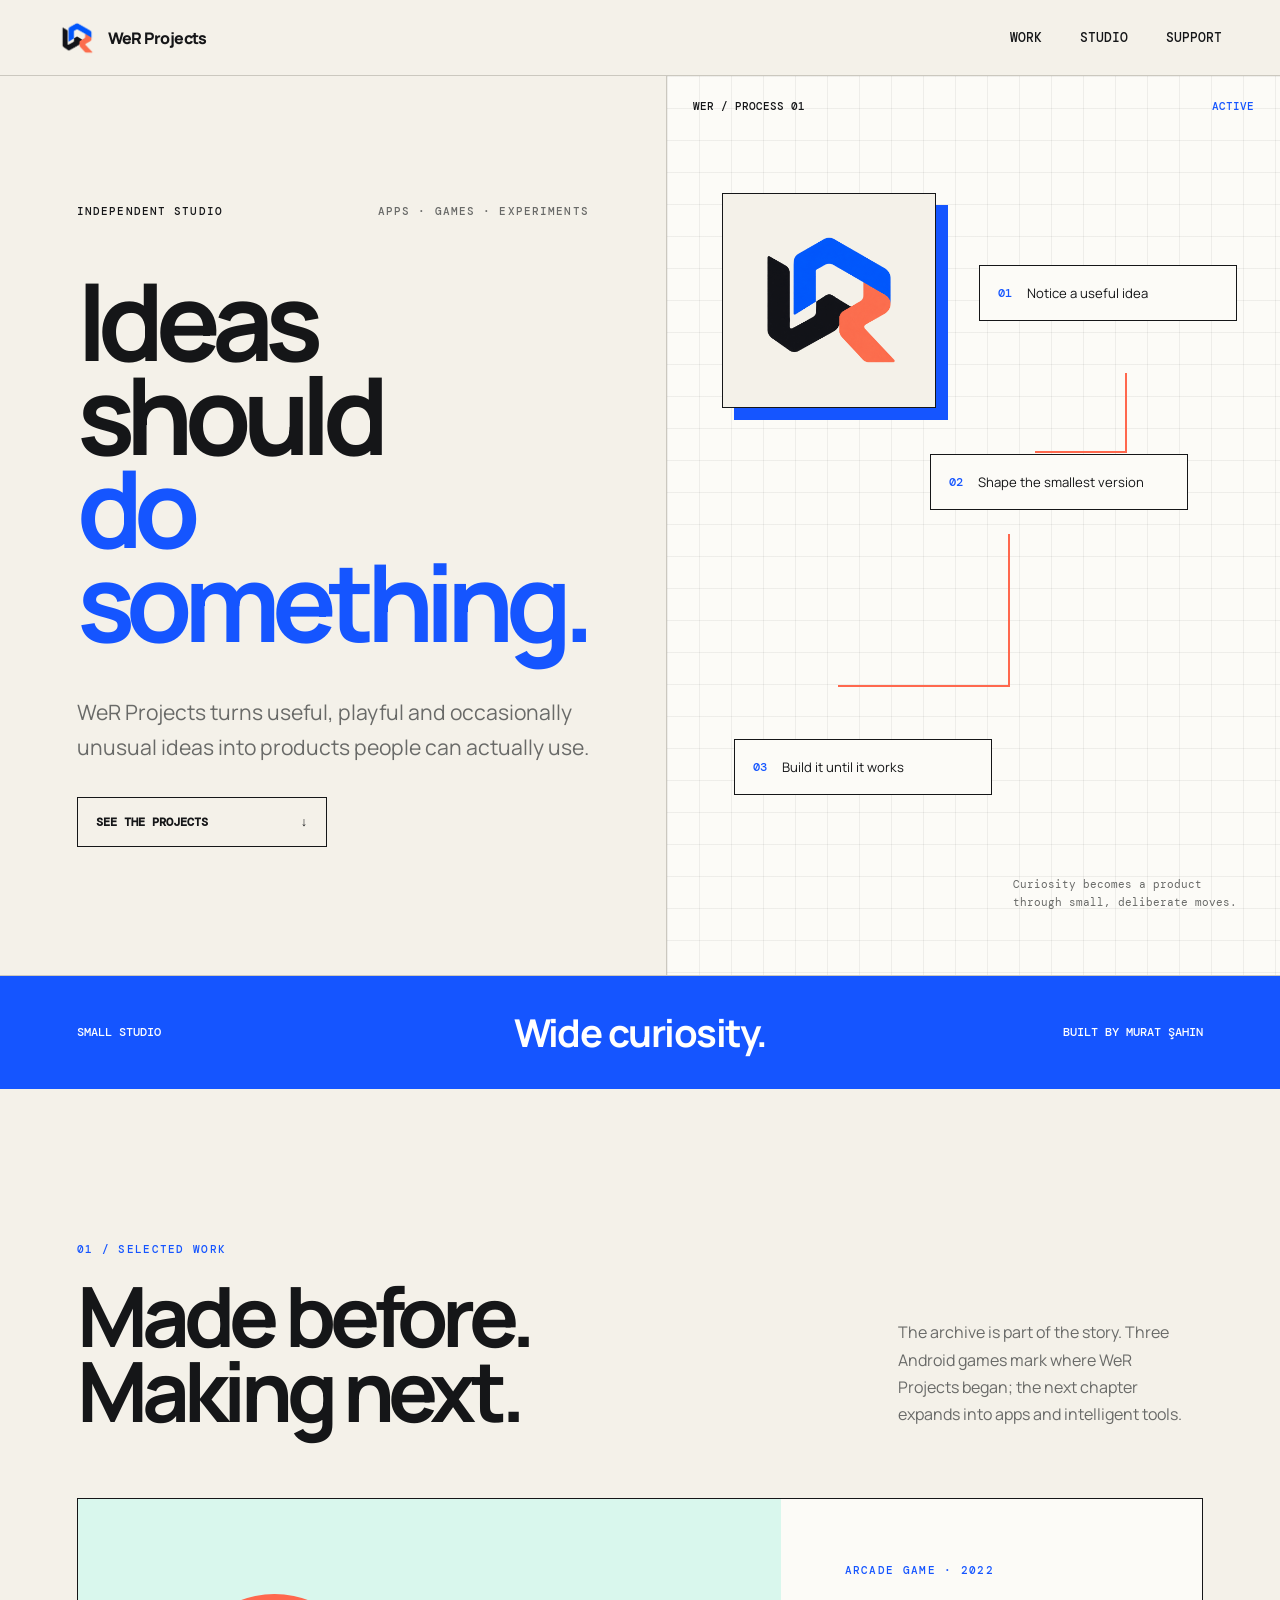
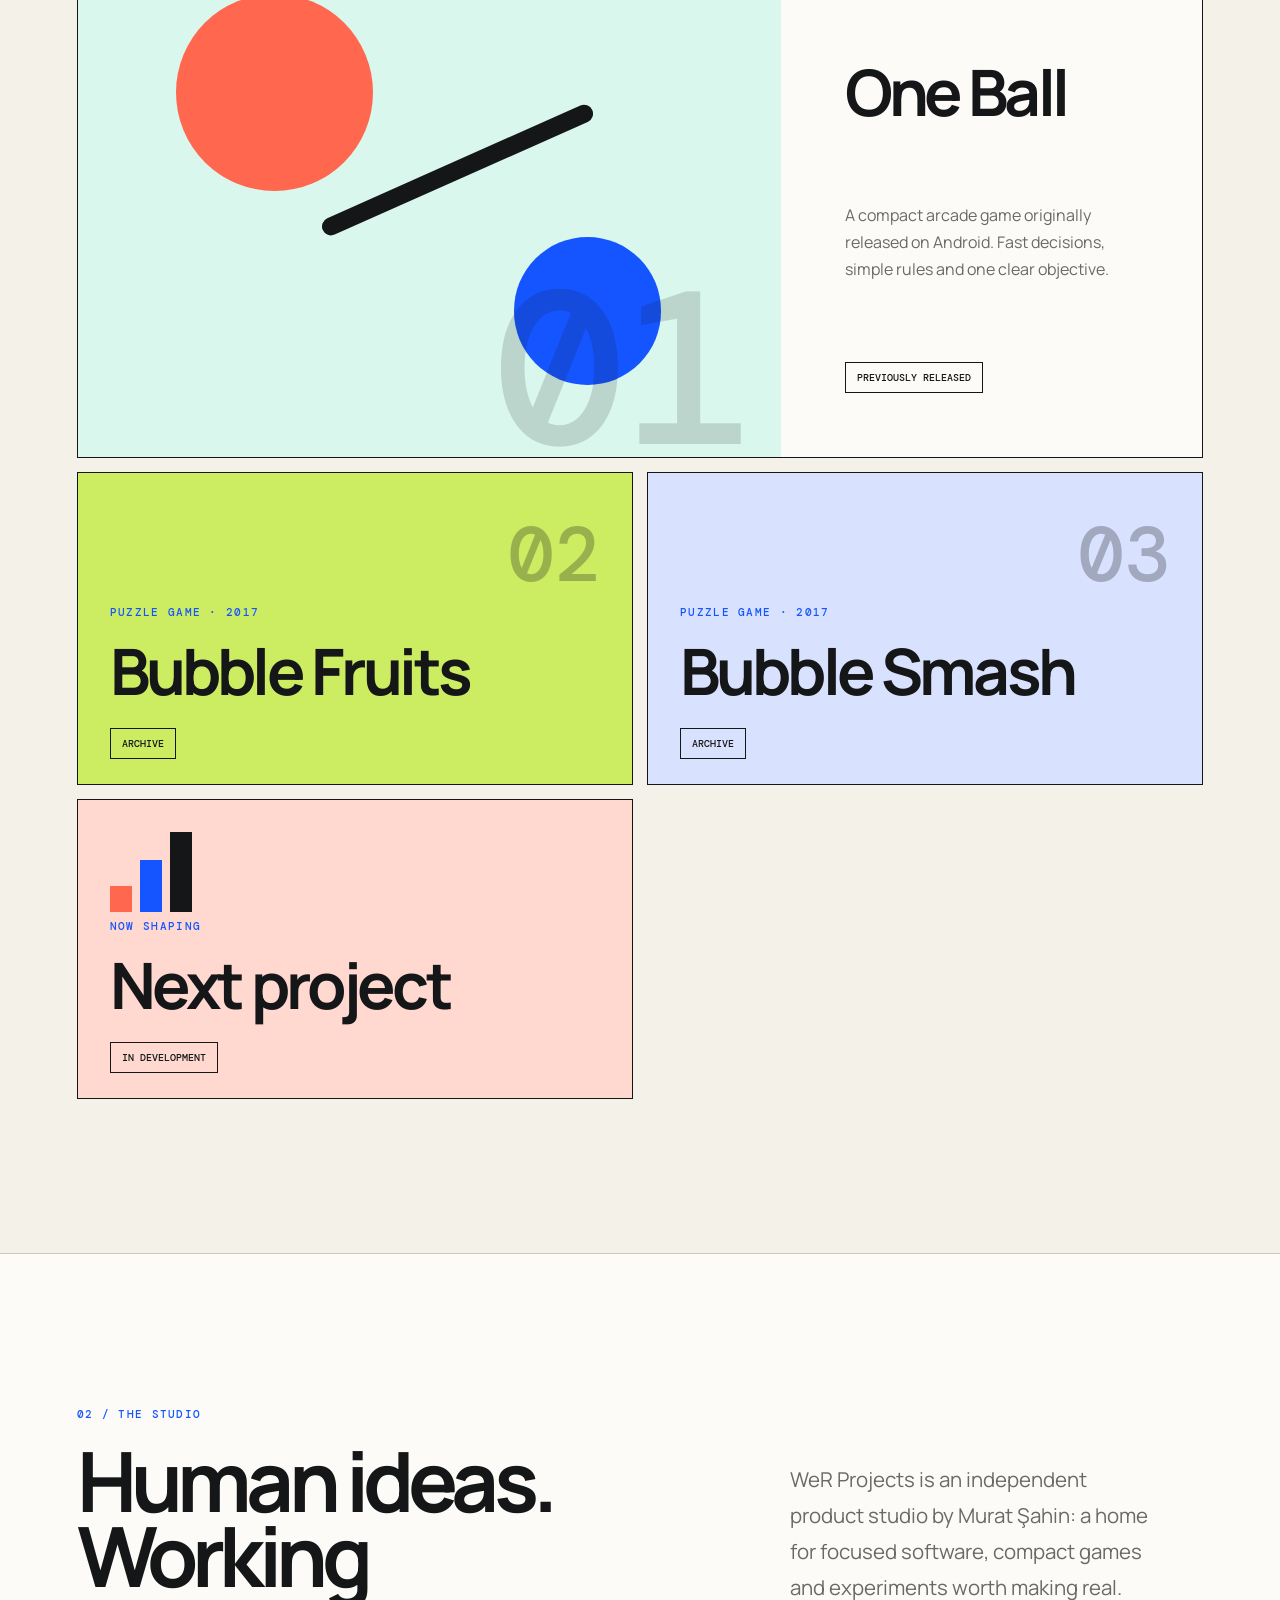
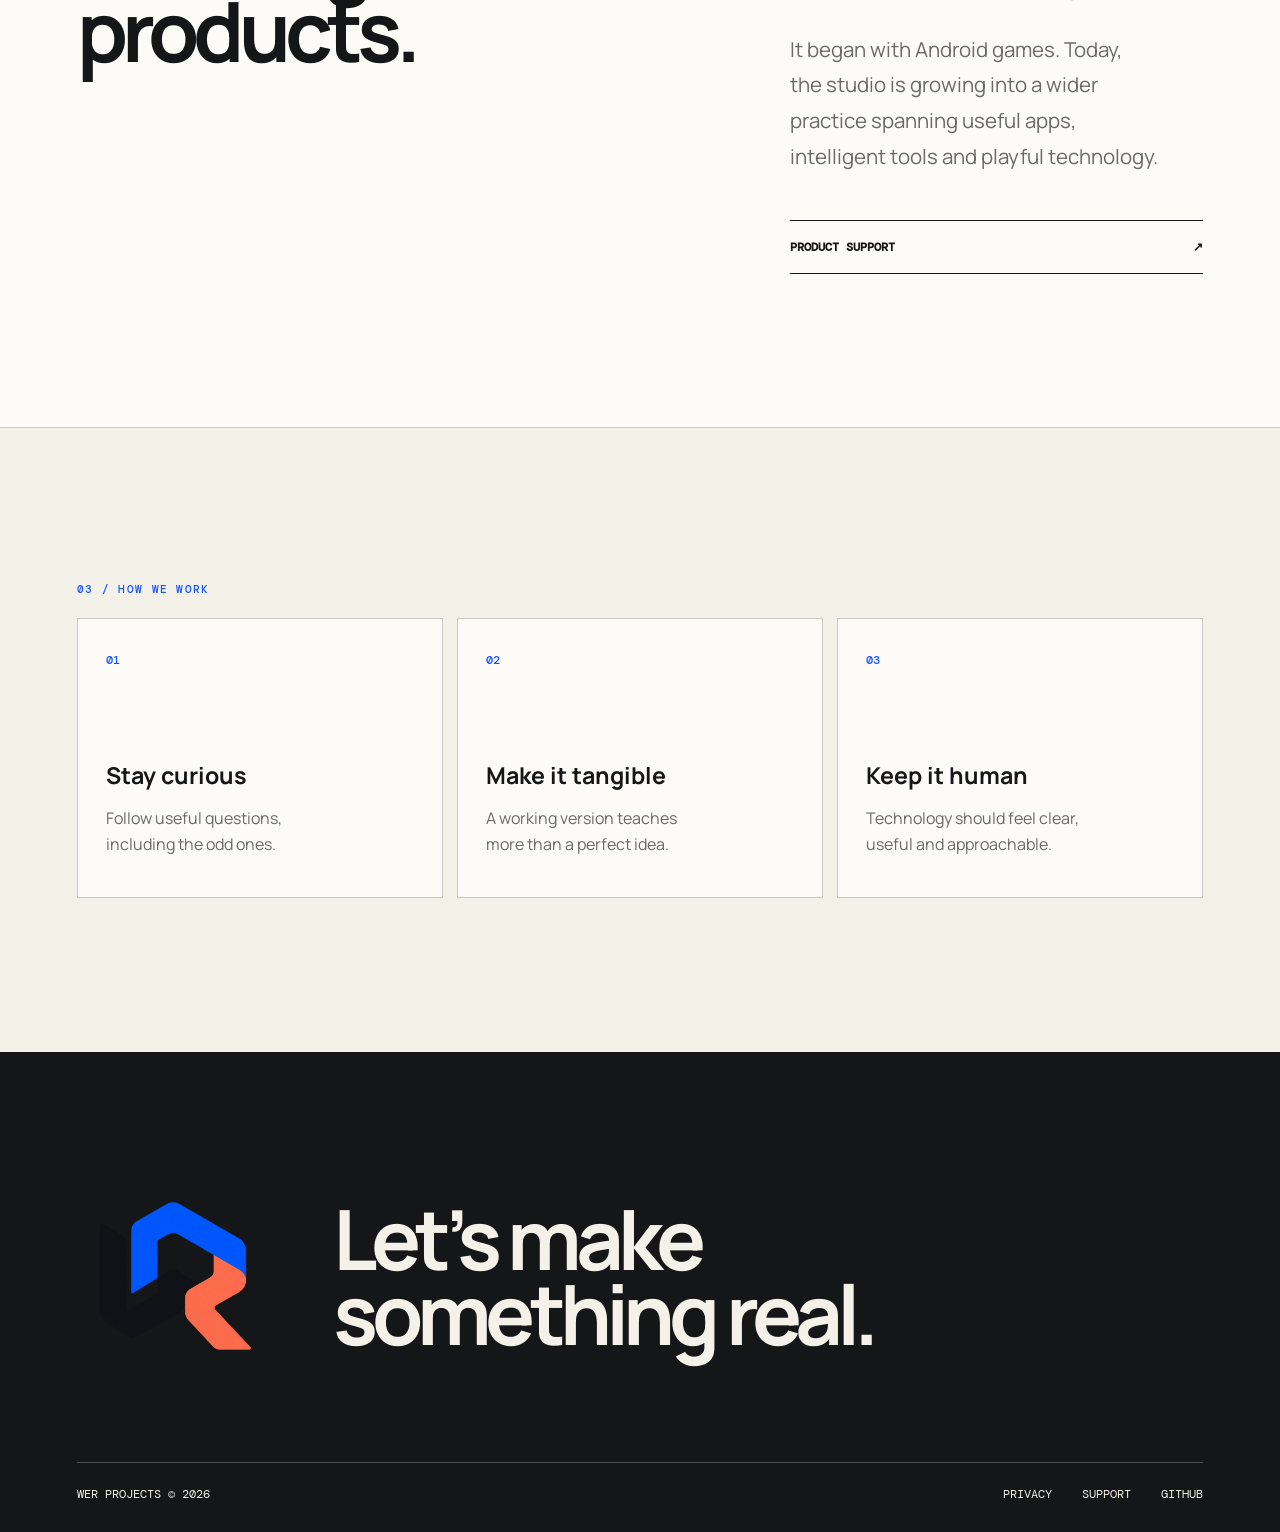
<file: index.html>
<!doctype html>
<html lang="en">
  <head>
    <meta charset="UTF-8" />
    <meta name="viewport" content="width=device-width, initial-scale=1.0" />
    <meta name="description" content="WeR Projects builds independent apps, games and experimental products." />
    <title>WeR Projects — Independent Product Studio</title>
    <link rel="icon" href="assets/wer-symbol.png" />
    <link rel="stylesheet" href="styles.css" />
  </head>
  <body>
    <header class="site-header">
      <a class="brand" href="#top" aria-label="WeR Projects home">
        <img src="assets/wer-symbol.png" alt="" />
        <span>WeR Projects</span>
      </a>
      <nav aria-label="Main navigation">
        <a href="#work">Work</a><a href="#studio">Studio</a><a href="support.html">Support</a>
      </nav>
    </header>

    <main id="top">
      <section class="hero">
        <div class="hero-copy">
          <p class="kicker"><span>Independent studio</span><span>Apps · Games · Experiments</span></p>
          <h1>Ideas should<br /><em>do something.</em></h1>
          <p class="hero-intro">WeR Projects turns useful, playful and occasionally unusual ideas into products people can actually use.</p>
          <a class="button" href="#work">See the projects <span aria-hidden="true">↓</span></a>
        </div>
        <div class="making-board" aria-label="From idea to product">
          <div class="board-top"><span>WER / PROCESS 01</span><span>ACTIVE</span></div>
          <div class="mark-stage"><img src="assets/wer-symbol.png" alt="WeR Projects symbol" /></div>
          <div class="process-step step-one"><b>01</b><span>Notice a useful idea</span></div>
          <div class="process-step step-two"><b>02</b><span>Shape the smallest version</span></div>
          <div class="process-step step-three"><b>03</b><span>Build it until it works</span></div>
          <div class="connector c-one" aria-hidden="true"></div><div class="connector c-two" aria-hidden="true"></div>
          <p class="board-note">Curiosity becomes a product<br />through small, deliberate moves.</p>
        </div>
      </section>

      <section class="statement" aria-label="Studio statement">
        <p>Small studio</p><strong>Wide curiosity.</strong><span>Built by Murat Şahin</span>
      </section>

      <section class="work" id="work">
        <div class="section-head"><div><p class="label">01 / Selected work</p><h2>Made before.<br />Making next.</h2></div><p>The archive is part of the story. Three Android games mark where WeR Projects began; the next chapter expands into apps and intelligent tools.</p></div>
        <div class="projects">
          <article class="project project-main">
            <div class="project-art one-ball-art" aria-hidden="true"><div class="red-disc"></div><div class="blue-disc"></div><div class="route"></div><span>01</span></div>
            <div class="project-copy"><p class="label">Arcade game · 2022</p><h3>One Ball</h3><p>A compact arcade game originally released on Android. Fast decisions, simple rules and one clear objective.</p><span class="tag">Previously released</span></div>
          </article>
          <article class="project project-small lime-card"><span class="project-index">02</span><div><p class="label">Puzzle game · 2017</p><h3>Bubble Fruits</h3><span class="tag">Archive</span></div></article>
          <article class="project project-small blue-card"><span class="project-index">03</span><div><p class="label">Puzzle game · 2017</p><h3>Bubble Smash</h3><span class="tag">Archive</span></div></article>
          <article class="project project-small coral-card"><div class="building-mark"><i></i><i></i><i></i></div><div><p class="label">Now shaping</p><h3>Next project</h3><span class="tag">In development</span></div></article>
        </div>
      </section>

      <section class="studio" id="studio">
        <div class="studio-title"><p class="label">02 / The studio</p><h2>Human ideas.<br />Working products.</h2></div>
        <div class="studio-copy"><p>WeR Projects is an independent product studio by Murat Şahin: a home for focused software, compact games and experiments worth making real.</p><p>It began with Android games. Today, the studio is growing into a wider practice spanning useful apps, intelligent tools and playful technology.</p><a href="support.html">Product support <span aria-hidden="true">↗</span></a></div>
      </section>

      <section class="principles">
        <p class="label">03 / How we work</p>
        <div class="principle-grid"><article><span>01</span><h3>Stay curious</h3><p>Follow useful questions, including the odd ones.</p></article><article><span>02</span><h3>Make it tangible</h3><p>A working version teaches more than a perfect idea.</p></article><article><span>03</span><h3>Keep it human</h3><p>Technology should feel clear, useful and approachable.</p></article></div>
      </section>
    </main>

    <footer><div class="footer-lead"><img src="assets/wer-symbol.png" alt="" /><h2>Let’s make<br />something real.</h2></div><div class="footer-base"><span>WeR Projects © <span id="year"></span></span><div><a href="privacy.html">Privacy</a><a href="support.html">Support</a><a href="https://github.com/Murat-Shn">GitHub</a></div></div></footer>
    <script src="script.js"></script>
  </body>
</html>
</file>
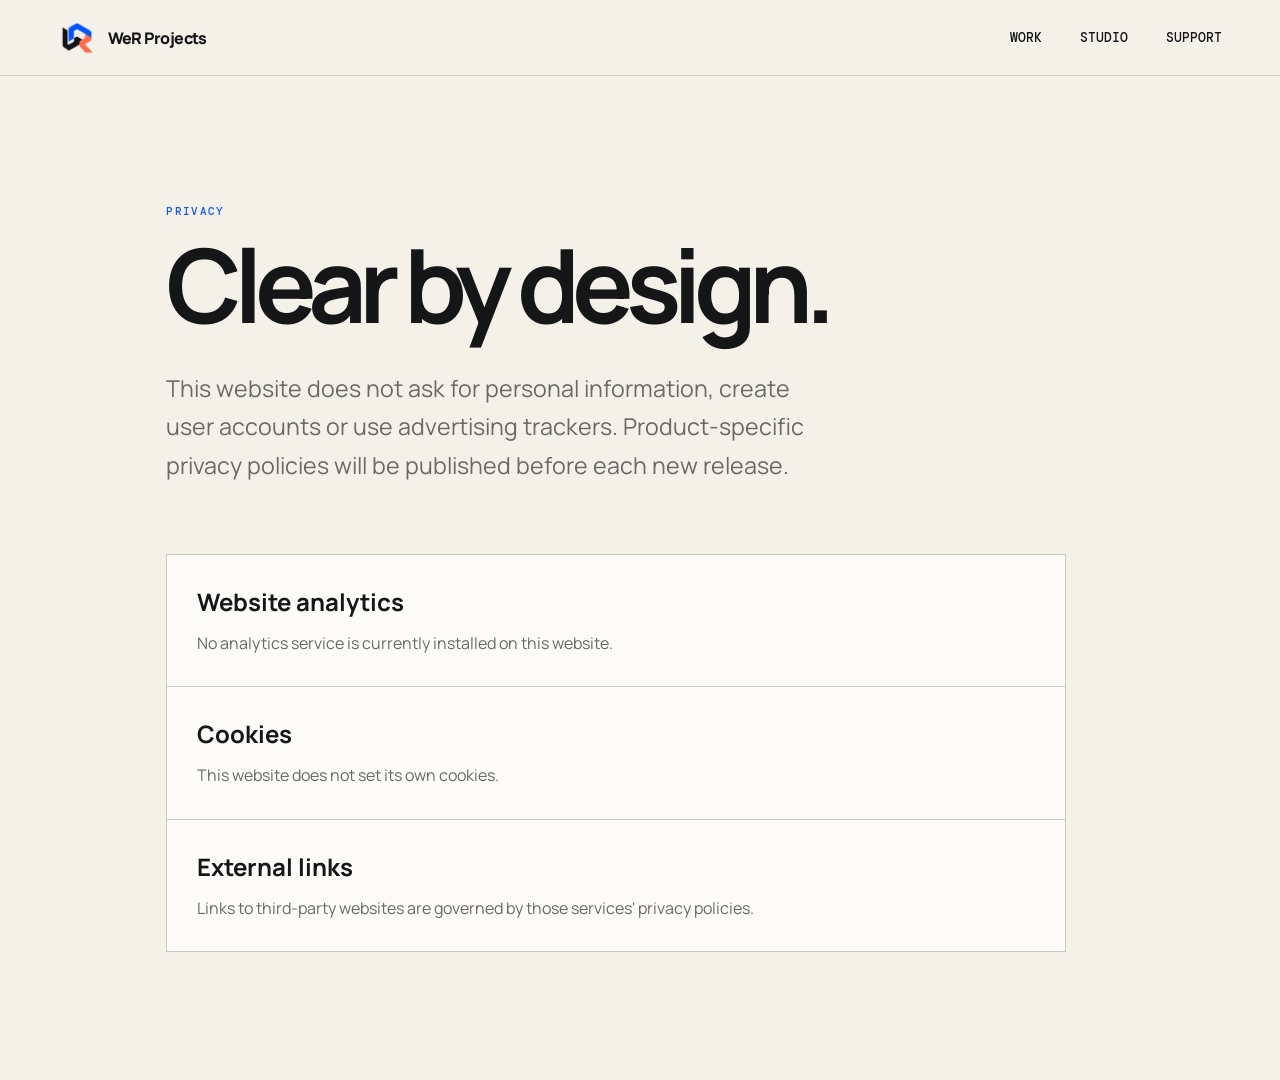
<file: privacy.html>
<!doctype html>
<html lang="en">
  <head>
    <meta charset="UTF-8" />
    <meta name="viewport" content="width=device-width, initial-scale=1" />
    <meta name="description" content="Privacy information for WeR Projects." />
    <title>Privacy — WeR Projects</title>
    <link rel="icon" href="assets/wer-symbol.png" />
    <link rel="stylesheet" href="styles.css" />
  </head>
  <body>
    <header class="site-header">
      <a class="brand" href="index.html"><img src="assets/wer-symbol.png" alt="" /><span>WeR Projects</span></a>
      <nav><a href="index.html#work">Work</a><a href="index.html#studio">Studio</a><a href="support.html">Support</a></nav>
    </header>
    <main class="page-shell">
      <p class="label">Privacy</p><h1>Clear by design.</h1>
      <p class="lead">This website does not ask for personal information, create user accounts or use advertising trackers. Product-specific privacy policies will be published before each new release.</p>
      <div class="info-list">
        <section class="info-row"><h2>Website analytics</h2><p>No analytics service is currently installed on this website.</p></section>
        <section class="info-row"><h2>Cookies</h2><p>This website does not set its own cookies.</p></section>
        <section class="info-row"><h2>External links</h2><p>Links to third-party websites are governed by those services' privacy policies.</p></section>
      </div>
    </main>
  </body>
</html>
</file>
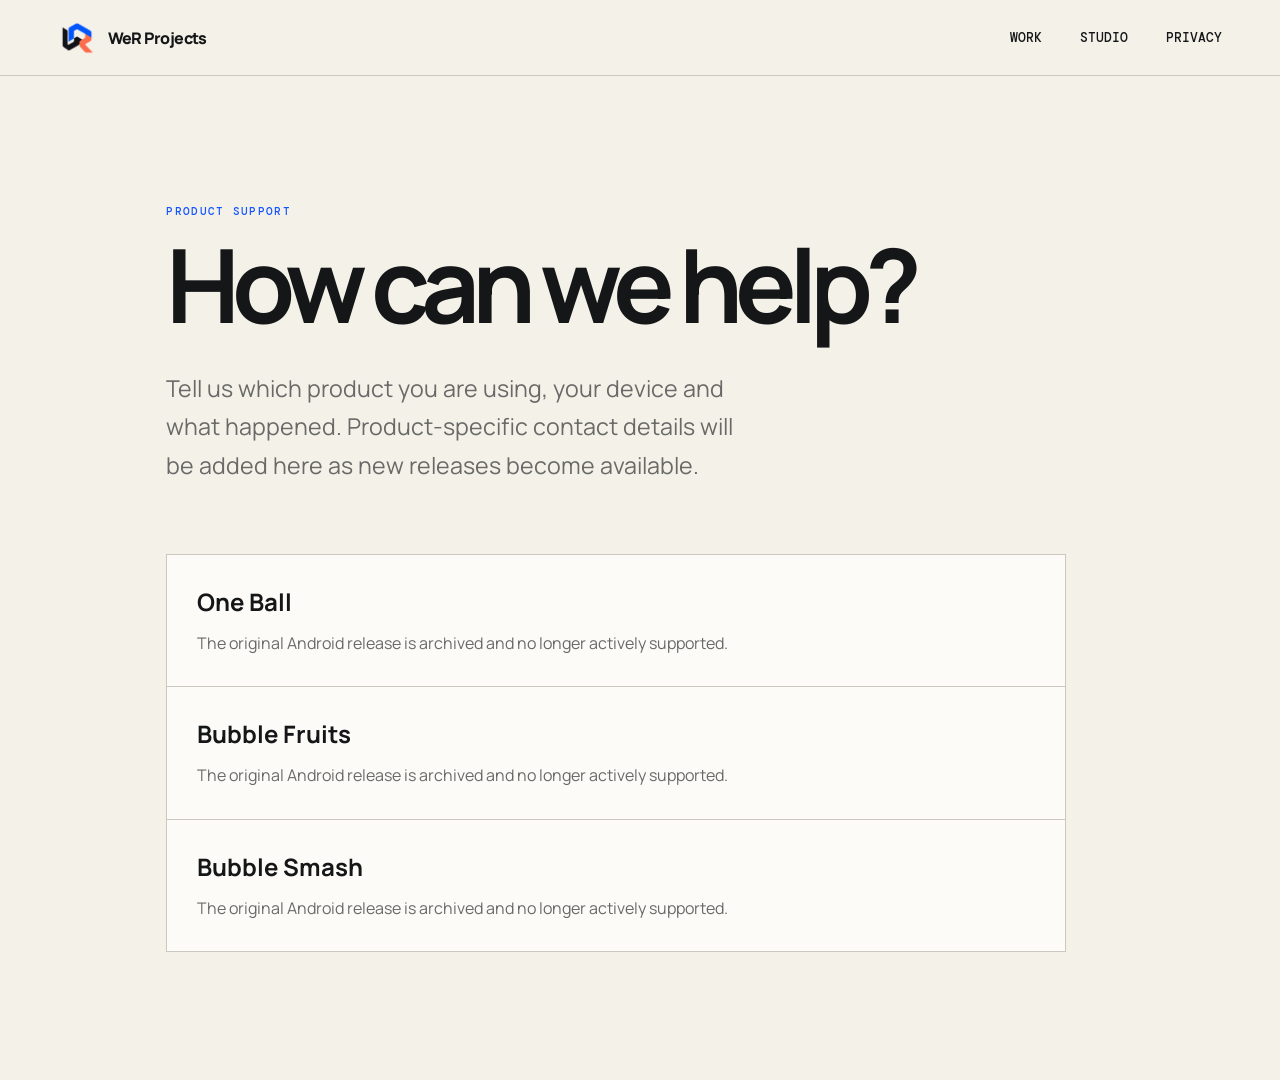
<file: support.html>
<!doctype html>
<html lang="en">
  <head>
    <meta charset="UTF-8" />
    <meta name="viewport" content="width=device-width, initial-scale=1" />
    <meta name="description" content="Support information for WeR Projects products." />
    <title>Support — WeR Projects</title>
    <link rel="icon" href="assets/wer-symbol.png" />
    <link rel="stylesheet" href="styles.css" />
  </head>
  <body>
    <header class="site-header">
      <a class="brand" href="index.html"><img src="assets/wer-symbol.png" alt="" /><span>WeR Projects</span></a>
      <nav><a href="index.html#work">Work</a><a href="index.html#studio">Studio</a><a href="privacy.html">Privacy</a></nav>
    </header>
    <main class="page-shell">
      <p class="label">Product support</p><h1>How can we help?</h1>
      <p class="lead">Tell us which product you are using, your device and what happened. Product-specific contact details will be added here as new releases become available.</p>
      <div class="info-list">
        <section class="info-row"><h2>One Ball</h2><p>The original Android release is archived and no longer actively supported.</p></section>
        <section class="info-row"><h2>Bubble Fruits</h2><p>The original Android release is archived and no longer actively supported.</p></section>
        <section class="info-row"><h2>Bubble Smash</h2><p>The original Android release is archived and no longer actively supported.</p></section>
      </div>
    </main>
  </body>
</html>
</file>
<file: styles.css>
@import url("https://fonts.googleapis.com/css2?family=DM+Mono:wght@400;500&family=Manrope:wght@400;500;600;700;800&display=swap");
:root{--ink:#151618;--paper:#f4f1e9;--white:#fcfbf7;--line:#cbc8bf;--blue:#1555ff;--coral:#ff684e;--lime:#cced62;--muted:#696a68;font-family:"Manrope",sans-serif;color:var(--ink);background:var(--paper)}
*{box-sizing:border-box}html{scroll-behavior:smooth}body{margin:0;min-width:320px;background:var(--paper)}a{color:inherit;text-decoration:none}img{display:block;max-width:100%}
.site-header{position:sticky;top:0;z-index:20;display:flex;align-items:center;justify-content:space-between;height:76px;padding:0 clamp(20px,4.5vw,70px);border-bottom:1px solid var(--line);background:rgba(244,241,233,.9);backdrop-filter:blur(16px)}.brand{display:flex;align-items:center;gap:12px;font-weight:800;letter-spacing:-.035em}.brand img{width:38px;height:38px;object-fit:contain}.site-header nav{display:flex;gap:clamp(18px,3vw,44px);font:500 .82rem "DM Mono",monospace;text-transform:uppercase}.site-header nav a{padding:7px 0;border-bottom:1px solid transparent}.site-header nav a:hover{border-color:var(--ink)}
.hero{display:grid;grid-template-columns:1.04fr .96fr;min-height:calc(100vh - 76px);border-bottom:1px solid var(--line)}.hero-copy{display:flex;flex-direction:column;justify-content:center;padding:clamp(70px,10vw,145px) clamp(24px,6vw,92px)}.kicker{display:flex;justify-content:space-between;gap:20px;margin:0 0 55px;font:500 .7rem "DM Mono",monospace;text-transform:uppercase;letter-spacing:.1em}.kicker span:last-child{color:var(--muted)}h1,h2,h3,p{text-wrap:balance}h1{margin:0;font-size:clamp(4rem,8.4vw,9rem);line-height:.87;letter-spacing:-.078em}h1 em{color:var(--blue);font-style:normal}.hero-intro{max-width:660px;margin:48px 0 32px;color:var(--muted);font-size:clamp(1.03rem,1.7vw,1.32rem);line-height:1.65}.button{display:flex;justify-content:space-between;width:min(100%,250px);padding:16px 18px;border:1px solid var(--ink);font:600 .78rem "DM Mono",monospace;text-transform:uppercase;transition:.18s}.button:hover{background:var(--ink);color:var(--paper)}
.making-board{position:relative;min-height:680px;overflow:hidden;border-left:1px solid var(--line);background-color:var(--white);background-image:linear-gradient(rgba(21,22,24,.06) 1px,transparent 1px),linear-gradient(90deg,rgba(21,22,24,.06) 1px,transparent 1px);background-size:32px 32px}.board-top{position:absolute;inset:24px 26px auto;display:flex;justify-content:space-between;font:500 .66rem "DM Mono",monospace}.board-top span:last-child{color:var(--blue)}.mark-stage{position:absolute;left:9%;top:13%;display:grid;place-items:center;width:35%;aspect-ratio:1;border:1px solid var(--ink);background:var(--paper);box-shadow:12px 12px 0 var(--blue)}.mark-stage img{width:76%;height:76%;object-fit:contain}.process-step{position:absolute;display:flex;align-items:center;gap:15px;width:42%;padding:18px;border:1px solid var(--ink);background:var(--white);font-size:.82rem}.process-step b{color:var(--blue);font:500 .75rem "DM Mono",monospace}.step-one{right:7%;top:21%}.step-two{right:15%;top:42%}.step-three{left:11%;bottom:20%}.connector{position:absolute;border:solid var(--coral);border-width:0 2px 2px 0}.c-one{right:25%;top:33%;width:15%;height:9%}.c-two{left:28%;top:51%;width:28%;height:17%}.board-note{position:absolute;right:7%;bottom:7%;margin:0;color:var(--muted);font:400 .7rem/1.6 "DM Mono",monospace}.statement{display:grid;grid-template-columns:1fr 2fr 1fr;align-items:center;gap:30px;padding:30px clamp(24px,6vw,92px);background:var(--blue);color:#fff}.statement p,.statement span{margin:0;font:500 .72rem "DM Mono",monospace;text-transform:uppercase}.statement strong{text-align:center;font-size:clamp(1.5rem,3vw,3rem);letter-spacing:-.04em}.statement span{text-align:right}
.work,.studio,.principles{padding:clamp(90px,12vw,170px) clamp(24px,6vw,92px)}.section-head{display:grid;grid-template-columns:1.6fr .65fr;gap:70px;align-items:end;margin-bottom:70px}.label{margin:0 0 22px;color:var(--blue);font:500 .68rem "DM Mono",monospace;letter-spacing:.12em;text-transform:uppercase}.section-head h2,.studio h2,footer h2{margin:0;font-size:clamp(3rem,6.5vw,7.4rem);line-height:.9;letter-spacing:-.07em}.section-head>p{margin:0;color:var(--muted);line-height:1.7}.projects{display:grid;grid-template-columns:1fr 1fr;gap:14px}.project{border:1px solid var(--ink);background:var(--white)}.project-main{grid-column:1/-1;display:grid;grid-template-columns:1.25fr .75fr;min-height:560px}.project-art{position:relative;overflow:hidden;background:#d9f7ed}.project-art>span{position:absolute;right:25px;bottom:0;color:rgba(21,22,24,.15);font:500 clamp(7rem,17vw,15rem)/.8 "DM Mono",monospace}.red-disc,.blue-disc{position:absolute;border-radius:50%}.red-disc{left:14%;top:17%;width:28%;aspect-ratio:1;background:var(--coral)}.blue-disc{right:17%;bottom:13%;width:21%;aspect-ratio:1;background:var(--blue)}.route{position:absolute;left:33%;top:47%;width:42%;height:18px;border-radius:20px;background:var(--ink);transform:rotate(-24deg)}.project-copy{display:flex;flex-direction:column;justify-content:space-between;padding:clamp(30px,5vw,64px)}.project h3{margin:0;font-size:clamp(2.5rem,5vw,5.4rem);line-height:.95;letter-spacing:-.06em}.project-copy>p:not(.label){color:var(--muted);line-height:1.7}.tag{width:fit-content;padding:8px 11px;border:1px solid currentColor;font:500 .65rem "DM Mono",monospace;text-transform:uppercase}.project-small{display:flex;flex-direction:column;justify-content:space-between;min-height:300px;padding:32px}.project-small h3{margin-bottom:28px}.project-index{align-self:flex-end;color:rgba(21,22,24,.28);font:500 4.8rem "DM Mono",monospace}.lime-card{background:var(--lime)}.blue-card{background:#d8e2ff}.coral-card{background:#ffd8d0}.building-mark{display:flex;gap:8px;align-items:flex-end;height:80px}.building-mark i{display:block;width:22px;background:var(--coral)}.building-mark i:nth-child(1){height:32%}.building-mark i:nth-child(2){height:65%;background:var(--blue)}.building-mark i:nth-child(3){height:100%;background:var(--ink)}
.studio{display:grid;grid-template-columns:1.15fr .85fr;gap:clamp(60px,12vw,180px);border-top:1px solid var(--line);background:var(--white)}.studio-copy{padding-top:55px}.studio-copy p{margin:0 0 26px;color:var(--muted);font-size:clamp(1.05rem,1.6vw,1.3rem);line-height:1.75}.studio-copy a{display:flex;justify-content:space-between;margin-top:45px;padding:18px 0;border-top:1px solid var(--ink);border-bottom:1px solid var(--ink);font:600 .75rem "DM Mono",monospace;text-transform:uppercase}.principles{border-top:1px solid var(--line)}.principle-grid{display:grid;grid-template-columns:repeat(3,1fr);gap:14px}.principle-grid article{min-height:280px;padding:28px;border:1px solid var(--line);background:var(--white)}.principle-grid span{color:var(--blue);font:500 .72rem "DM Mono",monospace}.principle-grid h3{margin:90px 0 15px;font-size:1.45rem}.principle-grid p{margin:0;color:var(--muted);line-height:1.6}
footer{padding:clamp(70px,10vw,130px) clamp(24px,6vw,92px) 30px;background:var(--ink);color:var(--paper)}.footer-lead{display:flex;align-items:center;gap:clamp(25px,5vw,70px);padding-bottom:90px}.footer-lead img{width:clamp(90px,15vw,200px)}.footer-base{display:flex;justify-content:space-between;padding-top:24px;border-top:1px solid rgba(244,241,233,.25);font:400 .72rem "DM Mono",monospace;text-transform:uppercase}.footer-base div{display:flex;gap:30px}
.page-shell{min-height:calc(100vh - 76px);padding:clamp(70px,10vw,140px) clamp(24px,13vw,210px)}.page-shell h1{font-size:clamp(3.5rem,8vw,8rem)}.page-shell .lead{max-width:760px;margin:40px 0 70px;color:var(--muted);font-size:clamp(1.1rem,2vw,1.45rem);line-height:1.65}.info-list{display:grid;gap:1px;max-width:900px;background:var(--line);border:1px solid var(--line)}.info-row{padding:30px;background:var(--white)}.info-row h2{margin:0 0 12px}.info-row p{margin:0;color:var(--muted);line-height:1.65}
@media(max-width:850px){.site-header{height:68px}.brand span{display:none}.site-header nav{gap:16px;font-size:.68rem}.hero{grid-template-columns:1fr}.hero-copy{min-height:75vh}.making-board{min-height:620px;border-left:0;border-top:1px solid var(--line)}.statement{grid-template-columns:1fr}.statement strong{text-align:left}.statement span{text-align:left}.section-head,.studio{grid-template-columns:1fr}.projects{grid-template-columns:1fr}.project-main{grid-template-columns:1fr}.project-art{min-height:400px}.project-small{min-height:250px}.principle-grid{grid-template-columns:1fr}.footer-lead{align-items:flex-start;flex-direction:column}.footer-base{flex-direction:column;gap:22px}}
@media(max-width:520px){.kicker span:last-child{display:none}.process-step{width:52%;font-size:.72rem}.mark-stage{width:42%}.step-one{right:3%}.step-two{right:6%}.step-three{left:6%}.footer-base div{flex-wrap:wrap}.project-copy{min-height:400px}}
@media(prefers-reduced-motion:reduce){html{scroll-behavior:auto}}
</file>
